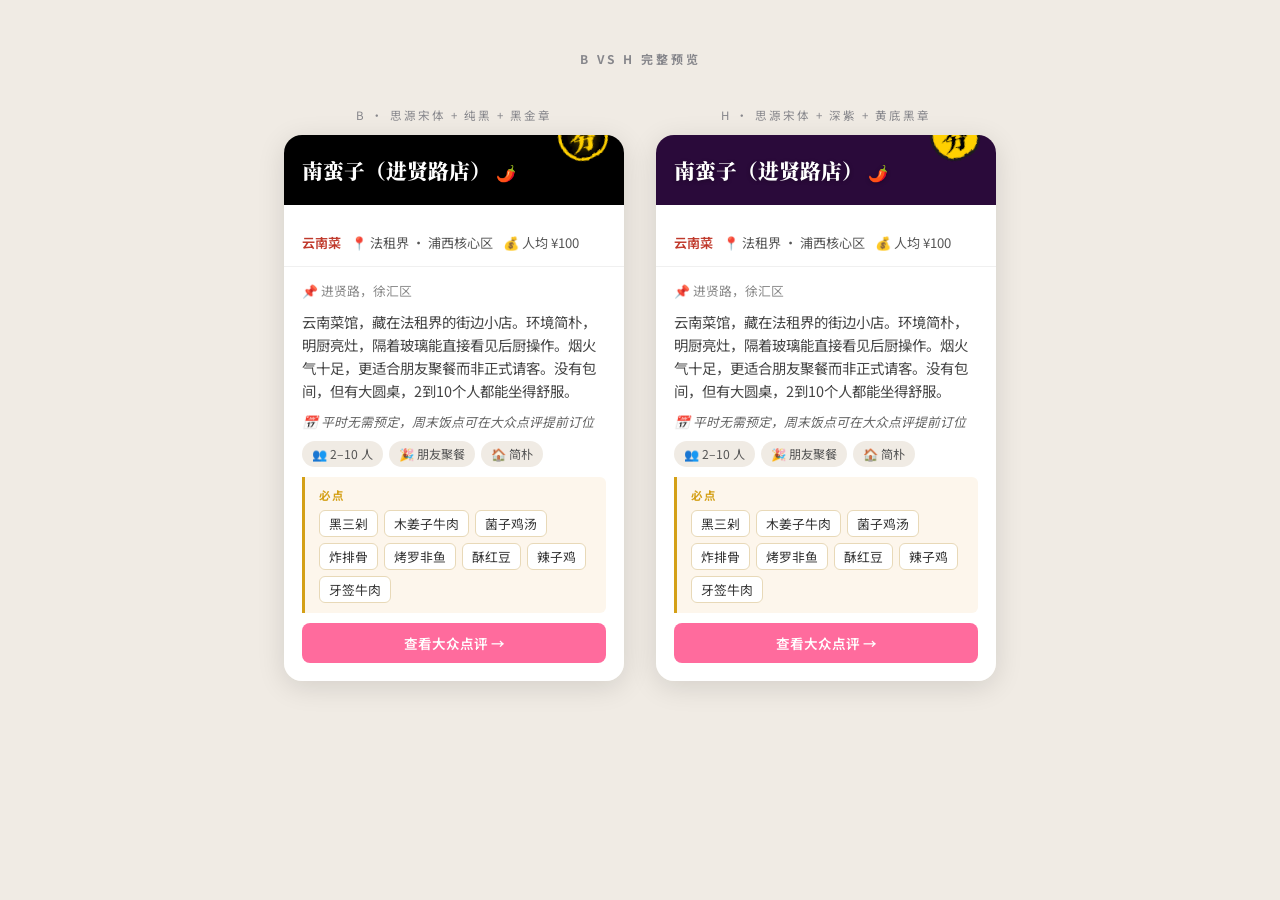
<file: preview.html>
<!DOCTYPE html>
<html lang="zh">
<head>
  <meta charset="UTF-8"/>
  <meta name="viewport" content="width=device-width, initial-scale=1.0"/>
  <title>B vs H 完整预览</title>
  <link rel="preconnect" href="https://fonts.googleapis.com">
  <link href="https://fonts.googleapis.com/css2?family=Noto+Serif+SC:wght@700;900&family=Noto+Sans+SC:wght@400;600;700&display=swap" rel="stylesheet">

  <svg width="0" height="0" style="position:absolute">
    <defs>
      <filter id="ink-stamp" x="-20%" y="-20%" width="140%" height="140%">
        <feTurbulence type="fractalNoise" baseFrequency="0.055" numOctaves="4" seed="8" result="noise"/>
        <feDisplacementMap in="SourceGraphic" in2="noise" scale="4" xChannelSelector="R" yChannelSelector="G" result="displaced"/>
        <feComposite in="displaced" in2="SourceGraphic" operator="in"/>
      </filter>
    </defs>
  </svg>

  <style>
    * { margin: 0; padding: 0; box-sizing: border-box; }
    body { background: #f0ebe4; font-family: 'Noto Sans SC', sans-serif; padding: 50px 20px 80px; }

    h1 {
      text-align: center;
      font-size: 0.75rem;
      letter-spacing: 3px;
      text-transform: uppercase;
      color: #86868b;
      margin-bottom: 40px;
    }

    .options {
      display: flex;
      gap: 32px;
      justify-content: center;
      flex-wrap: wrap;
      max-width: 800px;
      margin: 0 auto;
    }

    .option { width: 340px; }

    .option-label {
      font-size: 0.72rem;
      letter-spacing: 2px;
      text-transform: uppercase;
      color: #86868b;
      margin-bottom: 12px;
      text-align: center;
    }

    .card {
      border-radius: 18px;
      overflow: visible;
      box-shadow: 0 6px 28px rgba(0,0,0,0.12);
      position: relative;
    }

    /* ── HEADER ── */
    .header {
      border-radius: 18px 18px 0 0;
      display: flex;
      align-items: center;
      padding: 16px 60px 16px 18px;
      min-height: 70px;
      position: relative;
      overflow: hidden;
    }

    .card-name {
      font-weight: 900;
      font-size: 1.3rem;
      color: #fff;
      white-space: nowrap;
      text-shadow: 0 1px 4px rgba(0,0,0,0.3);
      line-height: 1.2;
    }

    .chili { font-size: 1rem; margin-left: 5px; }

    .stamp {
      position: absolute;
      right: 16px;
      top: -24px;
      width: 50px;
      height: 50px;
      border-radius: 50%;
      display: flex;
      align-items: center;
      justify-content: center;
      font-weight: 900;
      font-size: 1.8rem;
      font-family: 'Noto Serif SC', serif;
      transform: rotate(-15deg);
      filter: url(#ink-stamp);
      z-index: 3;
    }

    .stamp-b {
      background: #000;
      border: 3px solid #ffd000;
      color: #ffd000;
      text-shadow: 0 0 8px rgba(255,200,0,0.5);
    }

    .stamp-h {
      background: #ffd000;
      border: 3px solid #1a1a1a;
      color: #000;
    }

    .bg-b { background: #000; }
    .bg-h { background: #2a0a3a; }

    /* ── SUMMARY ── */
    .summary {
      background: #fff;
      padding: 18px 18px 14px;
      border-bottom: 1px solid #f0f0f0;
      padding-top: 28px;
    }

    .meta {
      display: flex;
      gap: 10px;
      flex-wrap: wrap;
      font-size: 0.82rem;
      color: #555;
    }

    .category { color: #c0392b; font-weight: 600; }

    /* ── DETAIL ── */
    .detail {
      background: #fff;
      border-radius: 0 0 18px 18px;
      padding: 14px 18px 18px;
      display: flex;
      flex-direction: column;
      gap: 10px;
    }

    .address { font-size: 0.8rem; color: #888; }

    .description { font-size: 0.9rem; color: #444; line-height: 1.6; }

    .reservation { font-size: 0.8rem; color: #666; font-style: italic; }

    .pills { display: flex; flex-wrap: wrap; gap: 6px; }
    .pill {
      background: #f0ebe4;
      border-radius: 100px;
      padding: 4px 10px;
      font-size: 0.76rem;
      color: #555;
    }

    .must-try {
      background: #fdf6ec;
      border-left: 3px solid #d4a017;
      padding: 10px 14px;
      border-radius: 0 6px 6px 0;
    }

    .must-try-label {
      font-size: 0.72rem;
      font-weight: 700;
      color: #d4a017;
      text-transform: uppercase;
      letter-spacing: 1px;
      margin-bottom: 7px;
      display: block;
    }

    .dishes { display: flex; flex-wrap: wrap; gap: 6px; }
    .dish {
      background: #fff;
      border: 1px solid #e8d9b8;
      border-radius: 6px;
      padding: 3px 9px;
      font-size: 0.8rem;
      color: #333;
    }

    .dianping {
      display: block;
      text-align: center;
      background: #ff6b9d;
      color: #fff;
      text-decoration: none;
      padding: 10px;
      border-radius: 8px;
      font-size: 0.85rem;
      font-weight: 600;
    }
  </style>
</head>
<body>
  <h1>B vs H 完整预览</h1>
  <div class="options">

    <!-- OPTION B -->
    <div class="option">
      <div class="option-label">B · 思源宋体 + 纯黑 + 黑金章</div>
      <div class="card">
        <div class="header bg-b">
          <span class="card-name" style="font-family:'Noto Serif SC',serif">南蛮子（进贤路店）<span class="chili">🌶️</span></span>
          <div class="stamp stamp-b">夯</div>
        </div>
        <div class="summary">
          <div class="meta">
            <span class="category">云南菜</span>
            <span>📍 法租界 · 浦西核心区</span>
            <span>💰 人均 ¥100</span>
          </div>
        </div>
        <div class="detail">
          <p class="address">📌 进贤路，徐汇区</p>
          <p class="description">云南菜馆，藏在法租界的街边小店。环境简朴，明厨亮灶，隔着玻璃能直接看见后厨操作。烟火气十足，更适合朋友聚餐而非正式请客。没有包间，但有大圆桌，2到10个人都能坐得舒服。</p>
          <p class="reservation">📅 平时无需预定，周末饭点可在大众点评提前订位</p>
          <div class="pills">
            <span class="pill">👥 2–10 人</span>
            <span class="pill">🎉 朋友聚餐</span>
            <span class="pill">🏠 简朴</span>
          </div>
          <div class="must-try">
            <span class="must-try-label">必点</span>
            <div class="dishes">
              <span class="dish">黑三剁</span><span class="dish">木姜子牛肉</span><span class="dish">菌子鸡汤</span>
              <span class="dish">炸排骨</span><span class="dish">烤罗非鱼</span><span class="dish">酥红豆</span>
              <span class="dish">辣子鸡</span><span class="dish">牙签牛肉</span>
            </div>
          </div>
          <a class="dianping" href="#">查看大众点评 →</a>
        </div>
      </div>
    </div>

    <!-- OPTION H -->
    <div class="option">
      <div class="option-label">H · 思源宋体 + 深紫 + 黄底黑章</div>
      <div class="card">
        <div class="header bg-h">
          <span class="card-name" style="font-family:'Noto Serif SC',serif">南蛮子（进贤路店）<span class="chili">🌶️</span></span>
          <div class="stamp stamp-h">夯</div>
        </div>
        <div class="summary">
          <div class="meta">
            <span class="category">云南菜</span>
            <span>📍 法租界 · 浦西核心区</span>
            <span>💰 人均 ¥100</span>
          </div>
        </div>
        <div class="detail">
          <p class="address">📌 进贤路，徐汇区</p>
          <p class="description">云南菜馆，藏在法租界的街边小店。环境简朴，明厨亮灶，隔着玻璃能直接看见后厨操作。烟火气十足，更适合朋友聚餐而非正式请客。没有包间，但有大圆桌，2到10个人都能坐得舒服。</p>
          <p class="reservation">📅 平时无需预定，周末饭点可在大众点评提前订位</p>
          <div class="pills">
            <span class="pill">👥 2–10 人</span>
            <span class="pill">🎉 朋友聚餐</span>
            <span class="pill">🏠 简朴</span>
          </div>
          <div class="must-try">
            <span class="must-try-label">必点</span>
            <div class="dishes">
              <span class="dish">黑三剁</span><span class="dish">木姜子牛肉</span><span class="dish">菌子鸡汤</span>
              <span class="dish">炸排骨</span><span class="dish">烤罗非鱼</span><span class="dish">酥红豆</span>
              <span class="dish">辣子鸡</span><span class="dish">牙签牛肉</span>
            </div>
          </div>
          <a class="dianping" href="#">查看大众点评 →</a>
        </div>
      </div>
    </div>

  </div>
</body>
</html>
</file>
